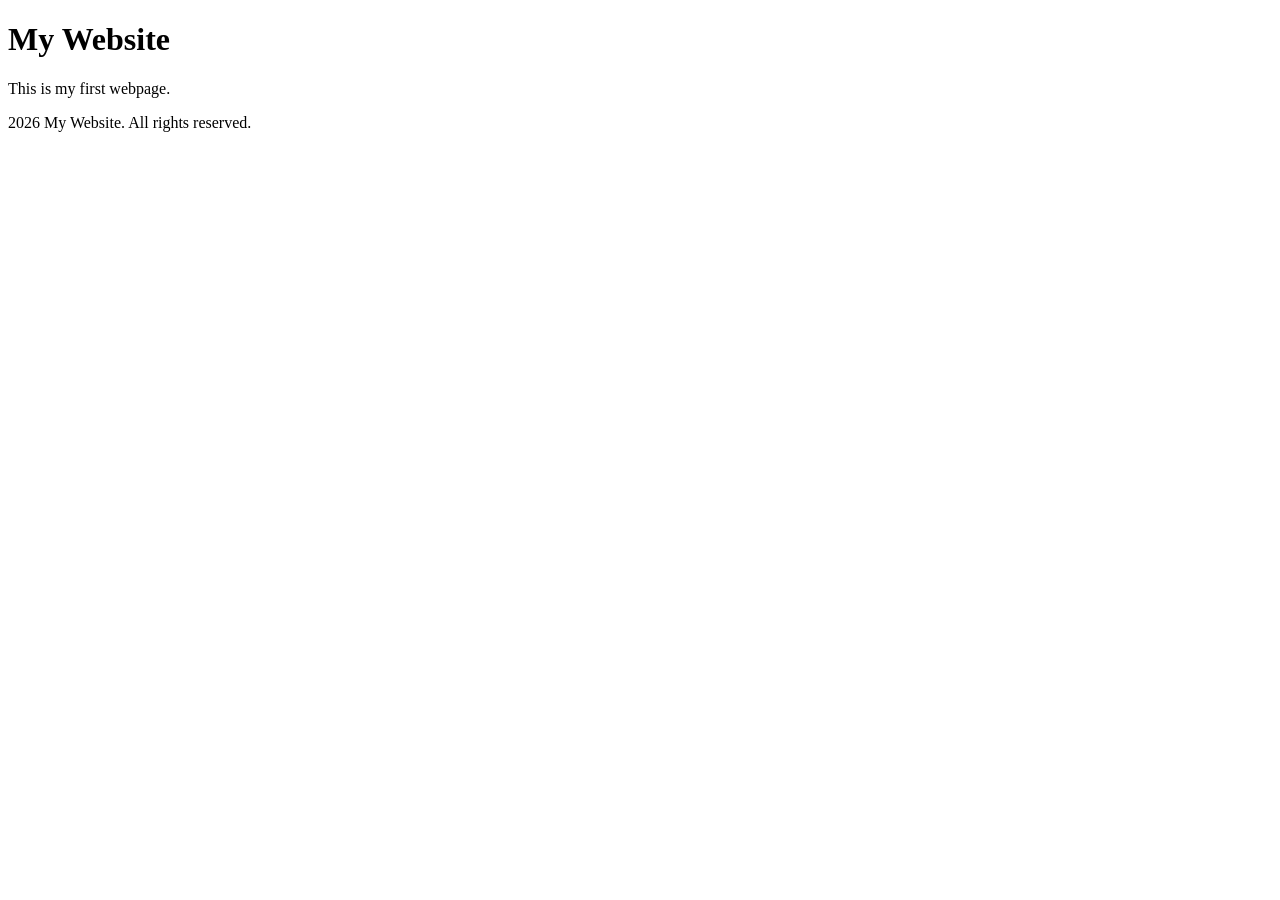
<file: index.html>
<!DOCTYPE html>
<html lang="en">
<head>
    <meta charset="UTF-8">
    <meta name="viewport" content="width=device-width, initial-scale=1.0">
    <title>Document</title>
</head>

<body>
    <main>
    <h1>My Website</h1>
    <p>This is my first webpage.</p>
    </main>
<footer>
    <p> 2026 My Website. All rights reserved.</p>
</footer>
</body>
</html>
</file>
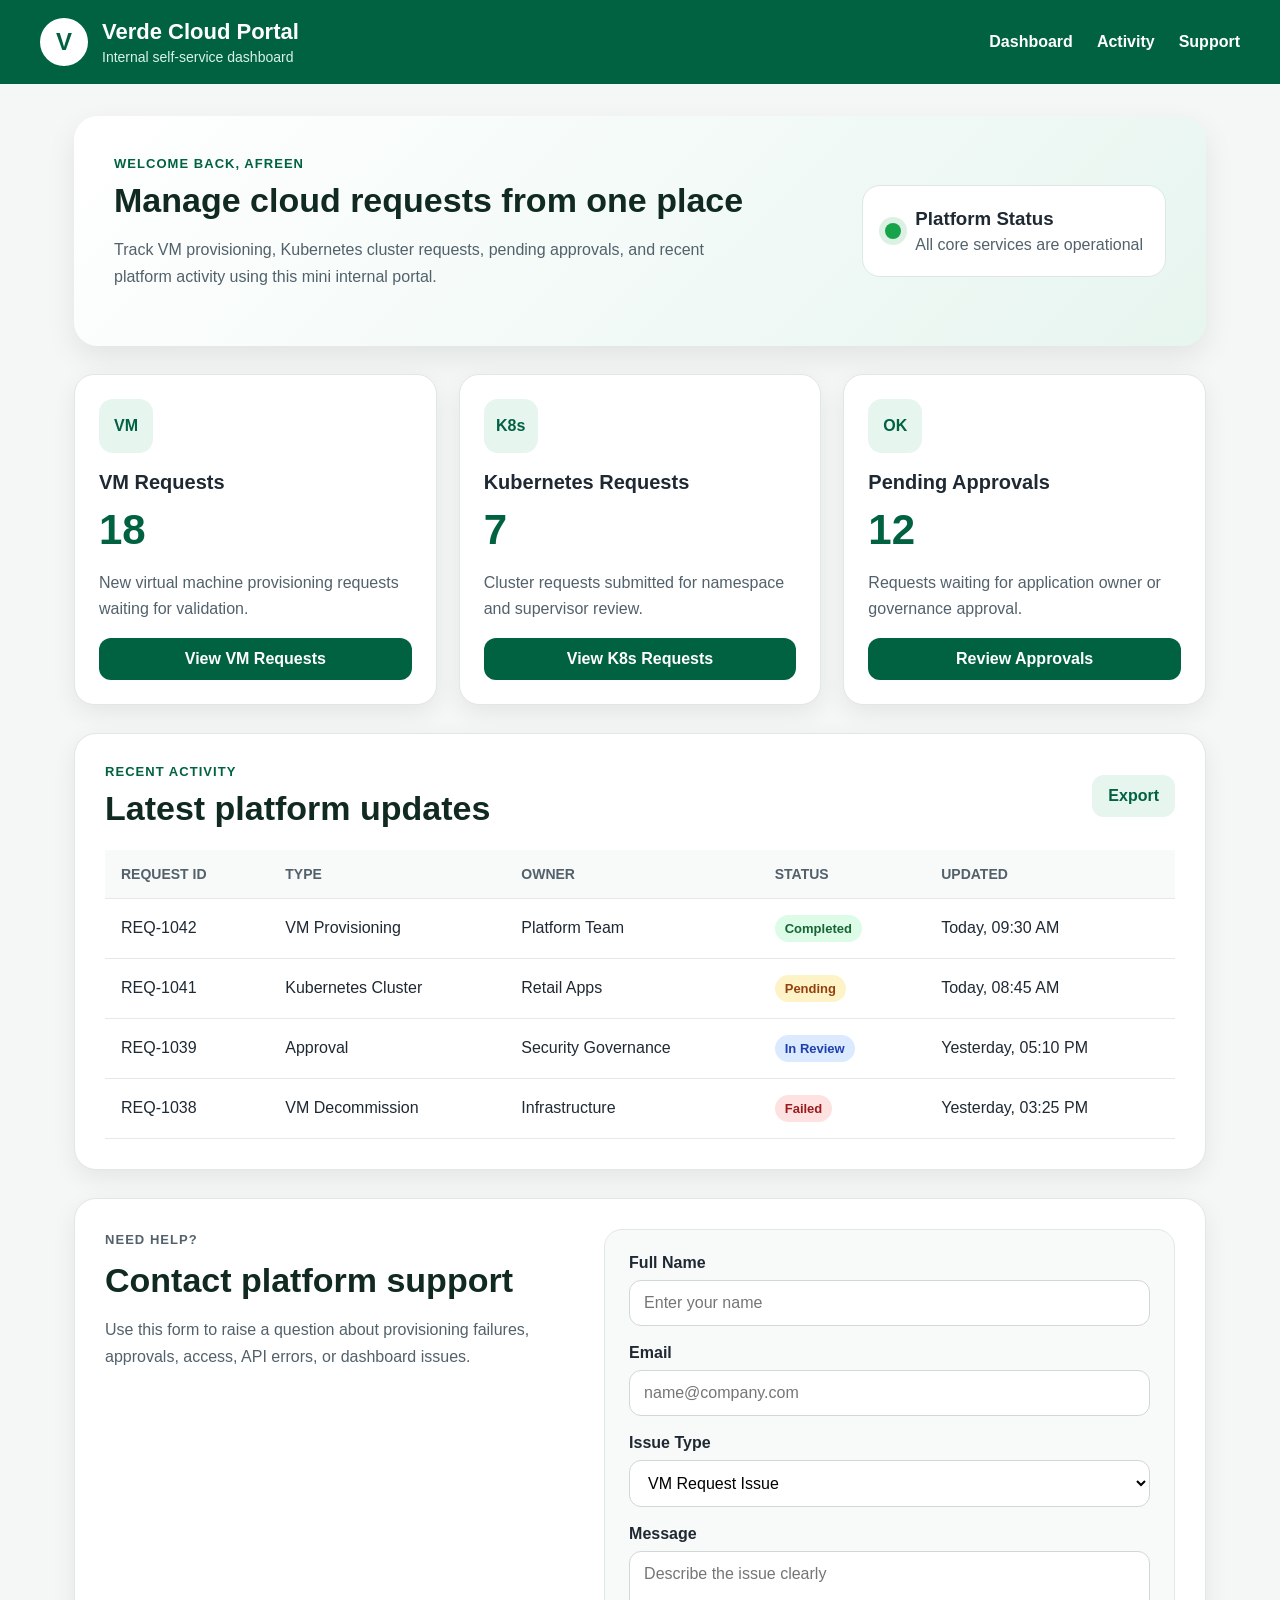
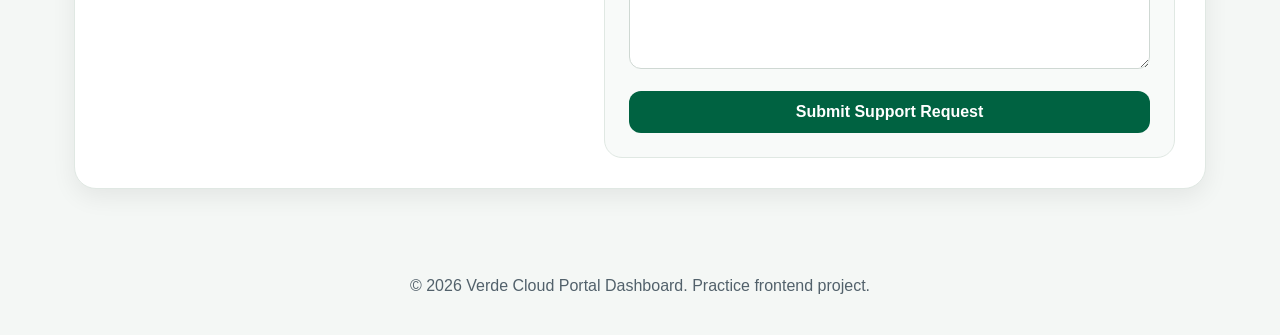
<file: Html_css_project/index.html>
<!DOCTYPE html>
<html lang="en">
  <head>
    <meta charset="UTF-8" />
    <meta name="viewport" content="width=device-width, initial-scale=1.0" />
    <title>Verde Cloud Portal Dashboard</title>
    <link rel="stylesheet" href="style.css" />
  </head>

  <body>
    <!--
      VERDE CLOUD PORTAL DASHBOARD
      This is a beginner-friendly real-time frontend project.
      HTML is used for page structure.
      CSS is used for design, spacing, layout, colors, and responsiveness.
    -->

    <header class="navbar">
      <div class="brand">
        <div class="brand-logo">V</div>
        <div>
          <h1>Verde Cloud Portal</h1>
          <p>Internal self-service dashboard</p>
        </div>
      </div>

      <nav class="nav-links" aria-label="Main navigation">
        <a href="#dashboard">Dashboard</a>
        <a href="#activity">Activity</a>
        <a href="#support">Support</a>
      </nav>
    </header>

    <main>
      <section id="dashboard" class="hero-section">
        <div class="hero-content">
          <p class="eyebrow">Welcome back, Afreen</p>
          <h2>Manage cloud requests from one place</h2>
          <p>
            Track VM provisioning, Kubernetes cluster requests, pending approvals,
            and recent platform activity using this mini internal portal.
          </p>
        </div>

        <div class="hero-status-card">
          <span class="status-dot"></span>
          <div>
            <h3>Platform Status</h3>
            <p>All core services are operational</p>
          </div>
        </div>
      </section>

      <section class="cards-grid" aria-label="Request summary cards">
        <article class="dashboard-card vm-card">
          <div class="card-icon">VM</div>
          <div class="card-content">
            <h3>VM Requests</h3>
            <p class="card-number">18</p>
            <p class="card-description">
              New virtual machine provisioning requests waiting for validation.
            </p>
          </div>
          <button class="card-button">View VM Requests</button>
        </article>

        <article class="dashboard-card k8s-card">
          <div class="card-icon">K8s</div>
          <div class="card-content">
            <h3>Kubernetes Requests</h3>
            <p class="card-number">7</p>
            <p class="card-description">
              Cluster requests submitted for namespace and supervisor review.
            </p>
          </div>
          <button class="card-button">View K8s Requests</button>
        </article>

        <article class="dashboard-card approval-card">
          <div class="card-icon">OK</div>
          <div class="card-content">
            <h3>Pending Approvals</h3>
            <p class="card-number">12</p>
            <p class="card-description">
              Requests waiting for application owner or governance approval.
            </p>
          </div>
          <button class="card-button">Review Approvals</button>
        </article>
      </section>

      <section id="activity" class="content-section">
        <div class="section-header">
          <div>
            <p class="eyebrow">Recent Activity</p>
            <h2>Latest platform updates</h2>
          </div>
          <button class="secondary-button">Export</button>
        </div>

        <div class="table-wrapper">
          <table>
            <thead>
              <tr>
                <th>Request ID</th>
                <th>Type</th>
                <th>Owner</th>
                <th>Status</th>
                <th>Updated</th>
              </tr>
            </thead>
            <tbody>
              <tr>
                <td>REQ-1042</td>
                <td>VM Provisioning</td>
                <td>Platform Team</td>
                <td><span class="badge success">Completed</span></td>
                <td>Today, 09:30 AM</td>
              </tr>
              <tr>
                <td>REQ-1041</td>
                <td>Kubernetes Cluster</td>
                <td>Retail Apps</td>
                <td><span class="badge warning">Pending</span></td>
                <td>Today, 08:45 AM</td>
              </tr>
              <tr>
                <td>REQ-1039</td>
                <td>Approval</td>
                <td>Security Governance</td>
                <td><span class="badge info">In Review</span></td>
                <td>Yesterday, 05:10 PM</td>
              </tr>
              <tr>
                <td>REQ-1038</td>
                <td>VM Decommission</td>
                <td>Infrastructure</td>
                <td><span class="badge danger">Failed</span></td>
                <td>Yesterday, 03:25 PM</td>
              </tr>
            </tbody>
          </table>
        </div>
      </section>

      <section id="support" class="content-section support-section">
        <div class="support-info">
          <p class="eyebrow">Need Help?</p>
          <h2>Contact platform support</h2>
          <p>
            Use this form to raise a question about provisioning failures,
            approvals, access, API errors, or dashboard issues.
          </p>
        </div>

        <form class="support-form">
          <div class="form-group">
            <label for="name">Full Name</label>
            <input id="name" type="text" placeholder="Enter your name" />
          </div>

          <div class="form-group">
            <label for="email">Email</label>
            <input id="email" type="email" placeholder="name@company.com" />
          </div>

          <div class="form-group">
            <label for="issue-type">Issue Type</label>
            <select id="issue-type">
              <option>VM Request Issue</option>
              <option>Kubernetes Request Issue</option>
              <option>Approval Issue</option>
              <option>Dashboard Bug</option>
              <option>Other</option>
            </select>
          </div>

          <div class="form-group">
            <label for="message">Message</label>
            <textarea id="message" rows="5" placeholder="Describe the issue clearly"></textarea>
          </div>

          <button type="submit" class="primary-button">Submit Support Request</button>
        </form>
      </section>
    </main>

    <footer class="footer">
      <p>© 2026 Verde Cloud Portal Dashboard. Practice frontend project.</p>
    </footer>
  </body>
</html>
</file>
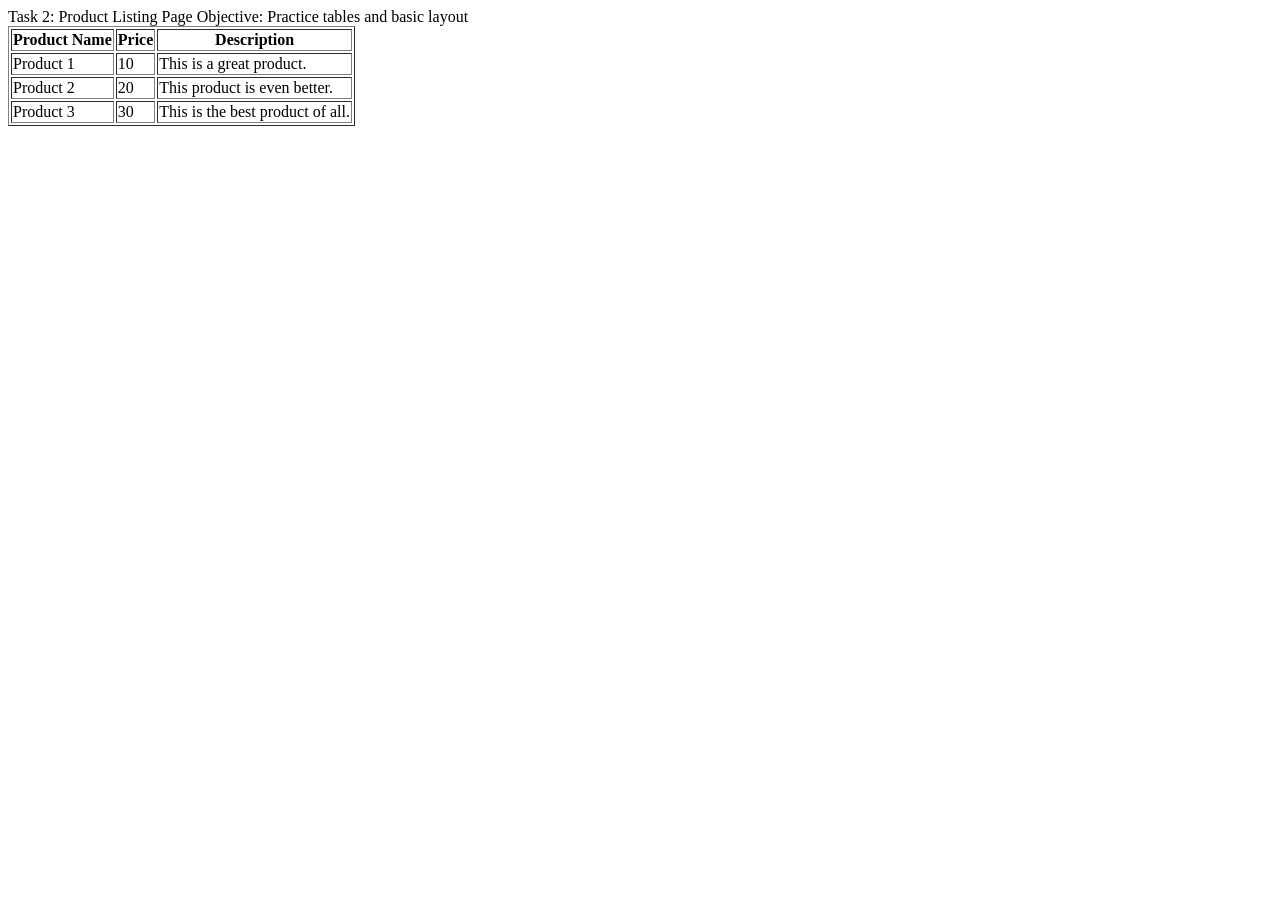
<file: Day_3-1.html>
Task 2: Product Listing Page
Objective: Practice tables and basic layout
<!DOCTYPE html>
<html lang="en">
<head>
    <meta charset="UTF-8">
    <meta name="viewport" content="width=device-width, initial-scale=1.0">
    <title>Document</title>
</head>
<body>
    <table border="1">

    <thead>
        <tr>
            <th>Product Name</th>
            <th>Price</th>
            <th>Description</th>
        </tr>
    </thead>
    <tbody>
        <tr>
            <td>Product 1</td>
            <td>10</td>
            <td>This is a great product.</td>
        </tr>
        <tr>
            <td>Product 2</td>
            <td>20</td>
            <td>This product is even better.</td>
        </tr>
        <tr>
            <td>Product 3</td>
            <td>30</td>
            <td>This is the best product of all.</td>
        </tr>
    
</body>
</html>
</file>
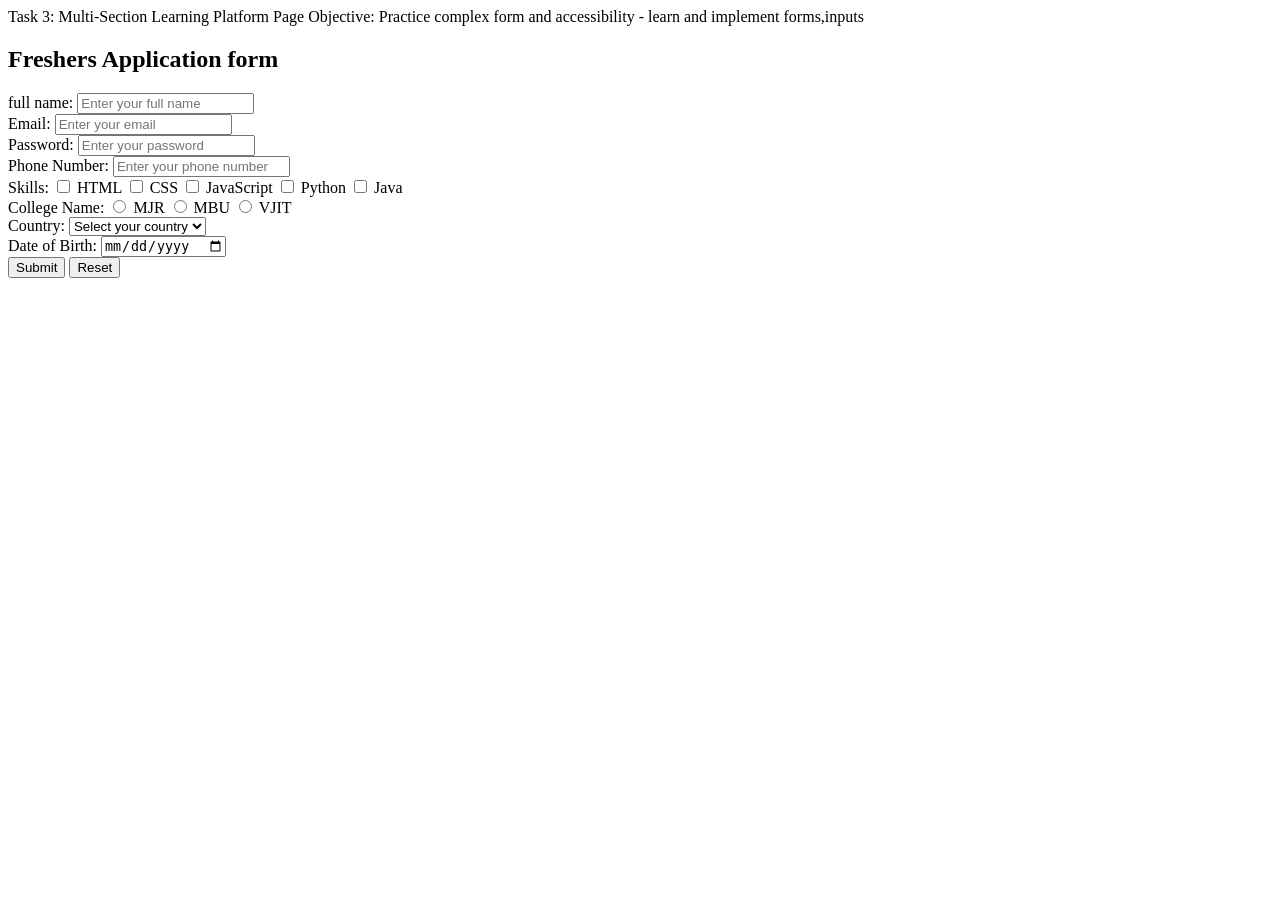
<file: Day_3-2.html>
Task 3: Multi-Section Learning Platform Page
Objective: Practice complex form and accessibility - learn and implement forms,inputs
<!DOCTYPE html>
<html lang="en">
<head>
    <meta charset="UTF-8">
    <meta name="viewport" content="width=device-width, initial-scale=1.0">
    <title>Document</title>
</head>
<body>
    <h2> Freshers Application form</h2>
    <form>
        <div>
            <label for="name">full name:</label>
            <input type="text" id="name" name="name" 
            placeholder="Enter your full name" required>
        </div>
        <div>
            <label for="email">Email:</label>
            <input type="email" id="email" name="email" 
            placeholder="Enter your email" required>
        </div>
        <div>
            <label for="password">Password:</label>
            <input type="password" id="password" name="password" 
            placeholder="Enter your password" required>
        </div>
        <div>
           <label for="phone number">Phone Number:</label>
            <input type="tel" id="phone number" name="phone number" 
            placeholder="Enter your phone number" required>
        </div>
        <div>
            <label for="skills">Skills:</label>
            <input type="checkbox" id="html" name="skills" value="HTML">
            <label for="html">HTML</label>
            <input type="checkbox" id="css" name="skills" value="CSS">
            <label for="css">CSS</label>
            <input type="checkbox" id="javascript" name="skills" value="JavaScript">
            <label for="javascript">JavaScript</label>
            <input type="checkbox" id="python" name="skills" value="Python">
            <label for="python">Python</label>
            <input type="checkbox" id="java" name="skills" value="Java">
            <label for="java">Java</label>
        </div>
        <div>
            <label for="college">College Name:</label>
            <input type="radio" id="college" name="college"
             value="MJR" required>
            <label for="college">MJR</label>
            <input type="radio" id="college" name="college"
             value="MBU" required>
            <label for="college">MBU</label>
            <input type="radio" id="college" name="college"
             value="VJIT" required>
            <label for="college">VJIT</label>
        </div>
        <div>
            <label for="country">Country:</label>
            <select id="country" name="country" required>
                <option value="">Select your country</option>
                <option value="usa">United States</option>
                <option value="canada">Canada</option>
                <option value="uk">United Kingdom</option>
                <option value=""india">India</option>
                
            </select>

        </div>
        <div>
                    <label for="dob">Date of Birth:</label>
                    <input type="date" id="dob" name="dob" required>
                </div>
        
        <div>
                    <input type="submit" value="Submit">
                    <input type="reset" value="Reset"> 
        </div>       
    </form>
    
</body>
</html>
</file>
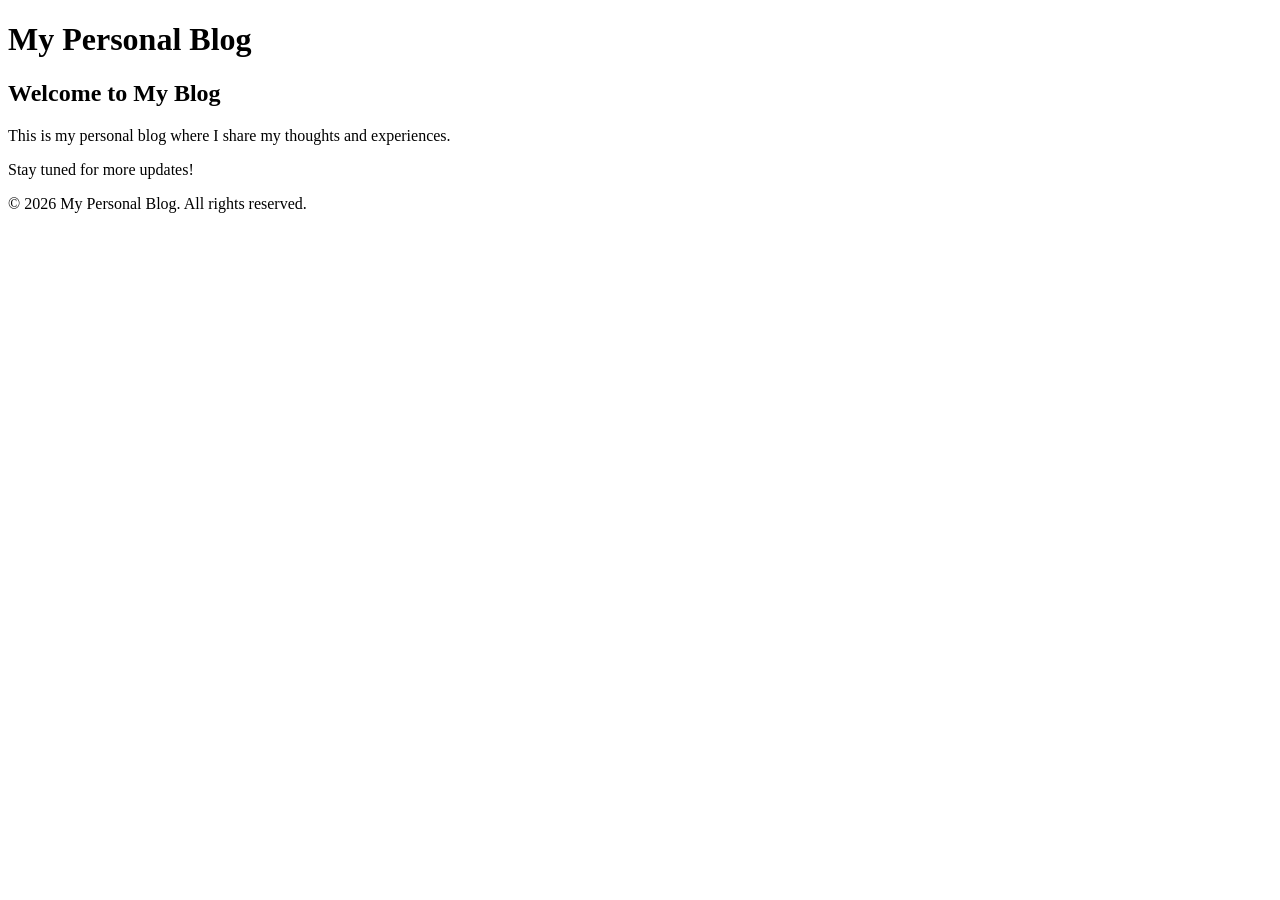
<file: Day_3.html>
<!-- Create a Personal Blog Home Page
    Objective: basic layout with h,p,div,span tags -->
<!DOCTYPE html>
<html lang="en">
<head>
    <meta charset="UTF-8">
    <meta name="viewport" content="width=device-width, initial-scale=1.0">
    <title>Document</title>
</head>
<body>
    <h1>My Personal Blog</h1>
    <h2>Welcome to My Blog</h2>
    <main>
        <div>
            <p>This is my personal blog where I share my thoughts and experiences.</p>
        </div>
        <div>
            <span>Stay tuned for more updates!</span>
        </div>
    </main>

    <footer>
        <p>&copy; 2026 My Personal Blog. All rights reserved.</p>
    </footer>
    
</body>
</html>
</file>
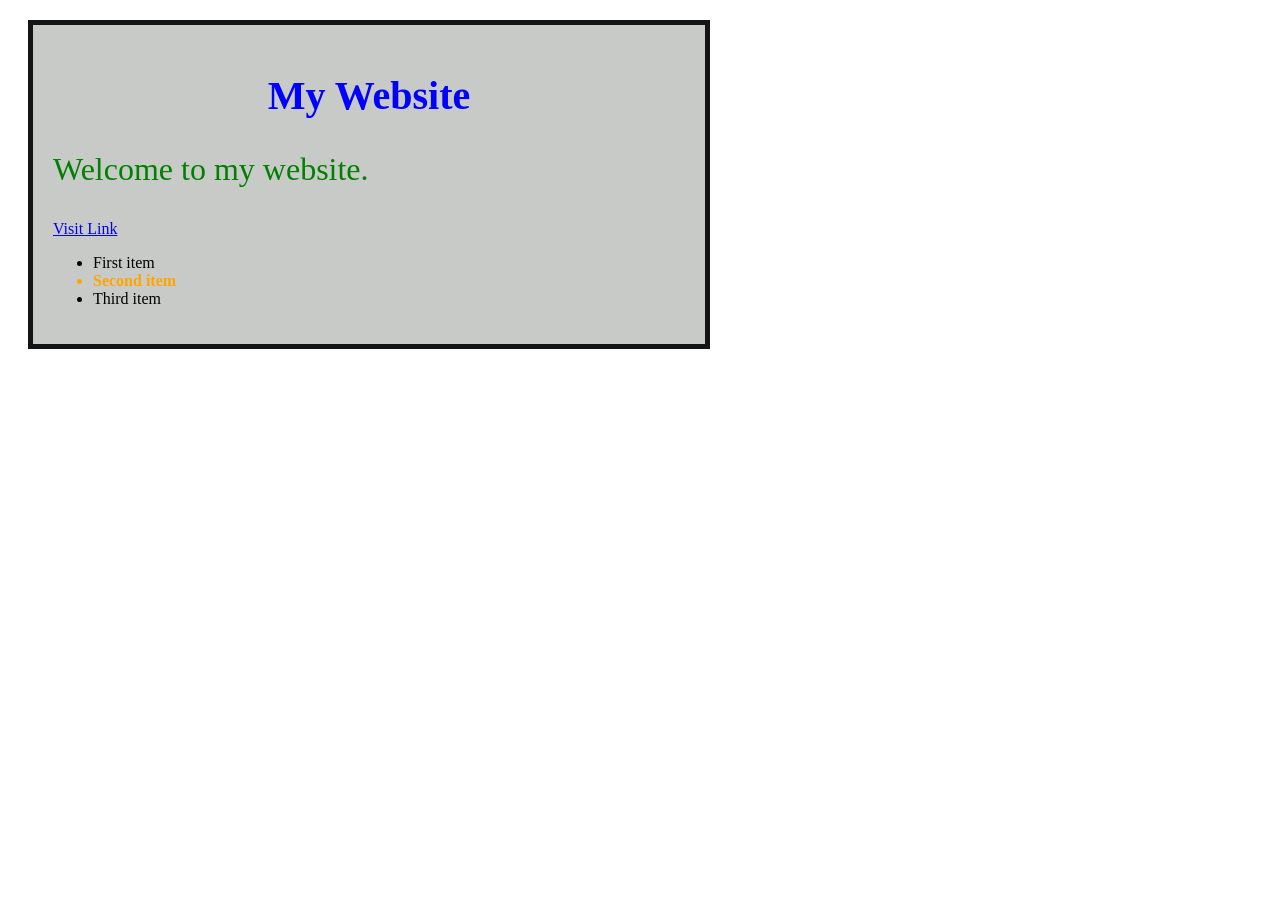
<file: Day_5-1.html>
<!DOCTYPE html>
<html lang="en">
<head>
    <meta charset="UTF-8">
    <meta name="viewport" content="width=device-width, initial-scale=1.0">
    <title>Day 5 - 1</title>
    <link rel="stylesheet" href="Day_5-1.CSS">
</head>
<body>
    <div>
        <h1 id="title">My Website</h1>
        <p class="para">Welcome to my website.</p>
        <a href="#">Visit Link</a>
        <ul>
            <li>First item</li>
            <li>Second item</li>
            <li>Third item</li>
        </ul>
    </div>
</body>
</html>
</file>
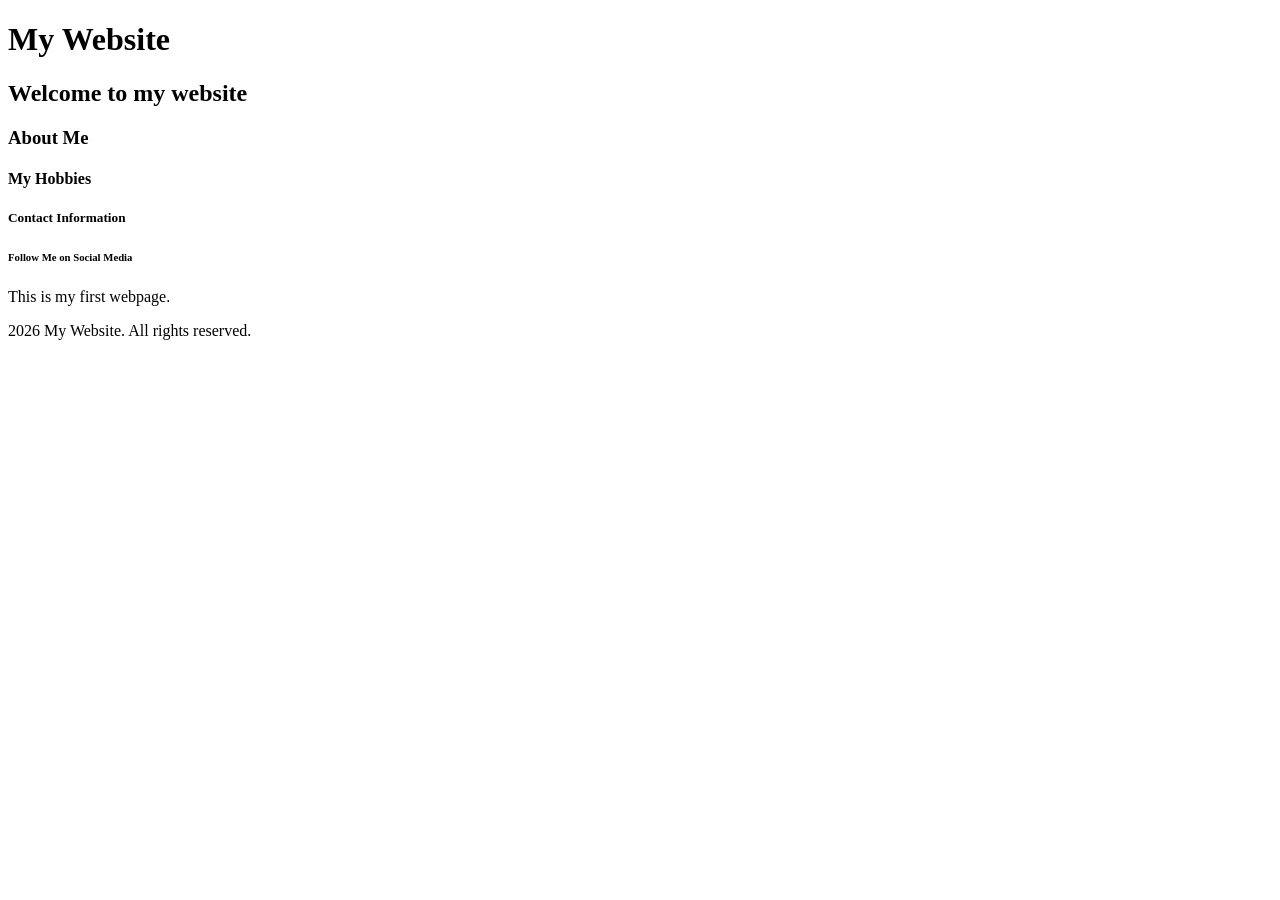
<file: spark_algonex.html>
<!DOCTYPE html>
<html lang="en">
<head>
    <meta charset="UTF-8">
    <meta name="viewport" content="width=device-width, initial-scale=1.0">
    <title>Document</title>
</head>
<body>
    <h1>My Website</h1>
    <h2>Welcome to my website</h2>
    <h3>About Me</h3>
    <h4>My Hobbies</h4>
    <h5>Contact Information</h5>
    <h6>Follow Me on Social Media</h6>
    <p>This is my first webpage.</p>
</body>
<footer>
    <p> 2026 My Website. All rights reserved.</p>
</footer>
</html>
</file>
<file: Html_css_project/style.css>
/*
  VERDE CLOUD PORTAL DASHBOARD CSS
  This file controls the design of the project.
  Keep CSS separate from HTML in real frontend projects.
*/

* {
  box-sizing: border-box;
}

body {
  margin: 0;
  font-family: Arial, Helvetica, sans-serif;
  background-color: #f4f7f5;
  color: #1f2933;
}

a {
  color: inherit;
  text-decoration: none;
}

button,
input,
select,
textarea {
  font: inherit;
}

button {
  cursor: pointer;
}

.navbar {
  background-color: #006241;
  color: white;
  padding: 18px 40px;
  display: flex;
  justify-content: space-between;
  align-items: center;
  gap: 24px;
  position: sticky;
  top: 0;
  z-index: 10;
}

.brand {
  display: flex;
  align-items: center;
  gap: 14px;
}

.brand-logo {
  width: 48px;
  height: 48px;
  border-radius: 50%;
  background-color: white;
  color: #006241;
  display: flex;
  justify-content: center;
  align-items: center;
  font-size: 24px;
  font-weight: 800;
}

.brand h1 {
  margin: 0;
  font-size: 22px;
}

.brand p {
  margin: 4px 0 0;
  color: #d8f3e8;
  font-size: 14px;
}

.nav-links {
  display: flex;
  gap: 24px;
  font-weight: 600;
}

.nav-links a:hover {
  color: #c8f7dc;
}

main {
  max-width: 1180px;
  margin: 0 auto;
  padding: 32px 24px 48px;
}

.hero-section {
  background: linear-gradient(135deg, #ffffff, #e7f5ef);
  border-radius: 24px;
  padding: 40px;
  display: flex;
  justify-content: space-between;
  align-items: center;
  gap: 28px;
  box-shadow: 0 12px 30px rgba(0, 0, 0, 0.08);
}

.eyebrow {
  color: #006241;
  font-weight: 800;
  text-transform: uppercase;
  letter-spacing: 0.08em;
  font-size: 13px;
  margin: 0 0 10px;
}

.hero-content h2,
.content-section h2 {
  margin: 0;
  font-size: 34px;
  color: #102a21;
}

.hero-content p:last-child,
.support-info p {
  color: #52616b;
  line-height: 1.7;
  max-width: 650px;
}

.hero-status-card {
  min-width: 280px;
  background-color: white;
  border: 1px solid #dce8e2;
  border-radius: 18px;
  padding: 22px;
  display: flex;
  align-items: center;
  gap: 14px;
}

.status-dot {
  width: 16px;
  height: 16px;
  background-color: #16a34a;
  border-radius: 50%;
  box-shadow: 0 0 0 6px rgba(22, 163, 74, 0.15);
}

.hero-status-card h3,
.hero-status-card p {
  margin: 0;
}

.hero-status-card p {
  margin-top: 6px;
  color: #52616b;
}

.cards-grid {
  display: grid;
  grid-template-columns: repeat(3, 1fr);
  gap: 22px;
  margin-top: 28px;
}

.dashboard-card {
  background-color: white;
  border-radius: 20px;
  padding: 24px;
  box-shadow: 0 8px 24px rgba(0, 0, 0, 0.07);
  border: 1px solid #e0e8e3;
}

.card-icon {
  width: 54px;
  height: 54px;
  border-radius: 14px;
  background-color: #e7f5ef;
  color: #006241;
  display: flex;
  justify-content: center;
  align-items: center;
  font-weight: 800;
  margin-bottom: 18px;
}

.card-content h3 {
  margin: 0;
  font-size: 20px;
}

.card-number {
  font-size: 42px;
  font-weight: 800;
  color: #006241;
  margin: 12px 0 6px;
}

.card-description {
  color: #52616b;
  line-height: 1.6;
}

.card-button,
.primary-button,
.secondary-button {
  border: none;
  border-radius: 12px;
  padding: 12px 16px;
  font-weight: 700;
}

.card-button,
.primary-button {
  background-color: #006241;
  color: white;
  width: 100%;
}

.card-button:hover,
.primary-button:hover {
  background-color: #004c32;
}

.secondary-button {
  background-color: #e7f5ef;
  color: #006241;
}

.content-section {
  background-color: white;
  border-radius: 22px;
  padding: 30px;
  margin-top: 28px;
  box-shadow: 0 8px 24px rgba(0, 0, 0, 0.07);
  border: 1px solid #e0e8e3;
}

.section-header {
  display: flex;
  justify-content: space-between;
  align-items: center;
  gap: 18px;
  margin-bottom: 22px;
}

.table-wrapper {
  overflow-x: auto;
}

table {
  width: 100%;
  border-collapse: collapse;
  min-width: 720px;
}

th,
td {
  padding: 16px;
  text-align: left;
  border-bottom: 1px solid #e5e7eb;
}

th {
  background-color: #f8faf9;
  color: #52616b;
  font-size: 14px;
  text-transform: uppercase;
}

.badge {
  display: inline-block;
  padding: 6px 10px;
  border-radius: 999px;
  font-size: 13px;
  font-weight: 700;
}

.success {
  background-color: #dcfce7;
  color: #166534;
}

.warning {
  background-color: #fef3c7;
  color: #92400e;
}

.info {
  background-color: #dbeafe;
  color: #1e40af;
}

.danger {
  background-color: #fee2e2;
  color: #991b1b;
}

.support-section {
  display: grid;
  grid-template-columns: 0.9fr 1.1fr;
  gap: 32px;
  align-items: start;
}

.support-form {
  background-color: #f8faf9;
  padding: 24px;
  border-radius: 18px;
  border: 1px solid #e0e8e3;
}

.form-group {
  margin-bottom: 18px;
}

label {
  display: block;
  margin-bottom: 8px;
  font-weight: 700;
}

input,
select,
textarea {
  width: 100%;
  padding: 13px 14px;
  border: 1px solid #cfd8d3;
  border-radius: 12px;
  background-color: white;
}

input:focus,
select:focus,
textarea:focus {
  outline: 3px solid rgba(0, 98, 65, 0.18);
  border-color: #006241;
}

textarea {
  resize: vertical;
}

.footer {
  text-align: center;
  padding: 24px;
  color: #52616b;
}

@media (max-width: 900px) {
  .navbar,
  .hero-section,
  .section-header {
    flex-direction: column;
    align-items: flex-start;
  }

  .nav-links {
    flex-wrap: wrap;
  }

  .cards-grid,
  .support-section {
    grid-template-columns: 1fr;
  }

  .hero-status-card {
    width: 100%;
    min-width: auto;
  }
}

@media (max-width: 520px) {
  .navbar {
    padding: 18px 22px;
  }

  main {
    padding: 22px 14px 36px;
  }

  .hero-section,
  .content-section {
    padding: 24px;
  }

  .hero-content h2,
  .content-section h2 {
    font-size: 26px;
  }

  .brand h1 {
    font-size: 18px;
  }
}
</file>
<file: Day_5-1.CSS>
h2{
    color:brown
}
input {
    color: blue;
}
input {
    background-color: rgb(201, 185, 187);
}
input {
    border: 2px solid rgb(19, 0, 128);
}
input:focus {
    border-color: blue;
    outline: none;
    background-color: #2978be;
}
div {
    width: 250px;
    padding: 20px;
    border: 5px solid rgb(20, 20, 22);
    margin: 30px;
    background-color: lightyellow;
}
h1{
    font-size:40px;
}

p{
    font-size:2em;
}

div{
    width:50%;
}

.box{
    width:50vw;
    height:40vh;
}

.small{
    font-size:2rem;
}
body{
    background-color:white;
}

@media (max-width:768px){

body{
    background-color:lightblue;
}

h1{
    font-size:25px;
}

}
div{
    background:rgb(200, 202, 200);
    padding:20px;
    margin:20px;
}

span{
    background:yellow;
    padding:10px;
}
/* Element Selector */
h1 {
    color: blue;
}

/* Class Selector */
.para {
    color: green;
}

/* ID Selector */
#title {
    text-align: center;
}

/* Pseudo Class */
a:hover {
    color: red;
}

/* nth-child Selector */
li:nth-child(2) {
    color: orange;
    font-weight: bold;
}
</file>
